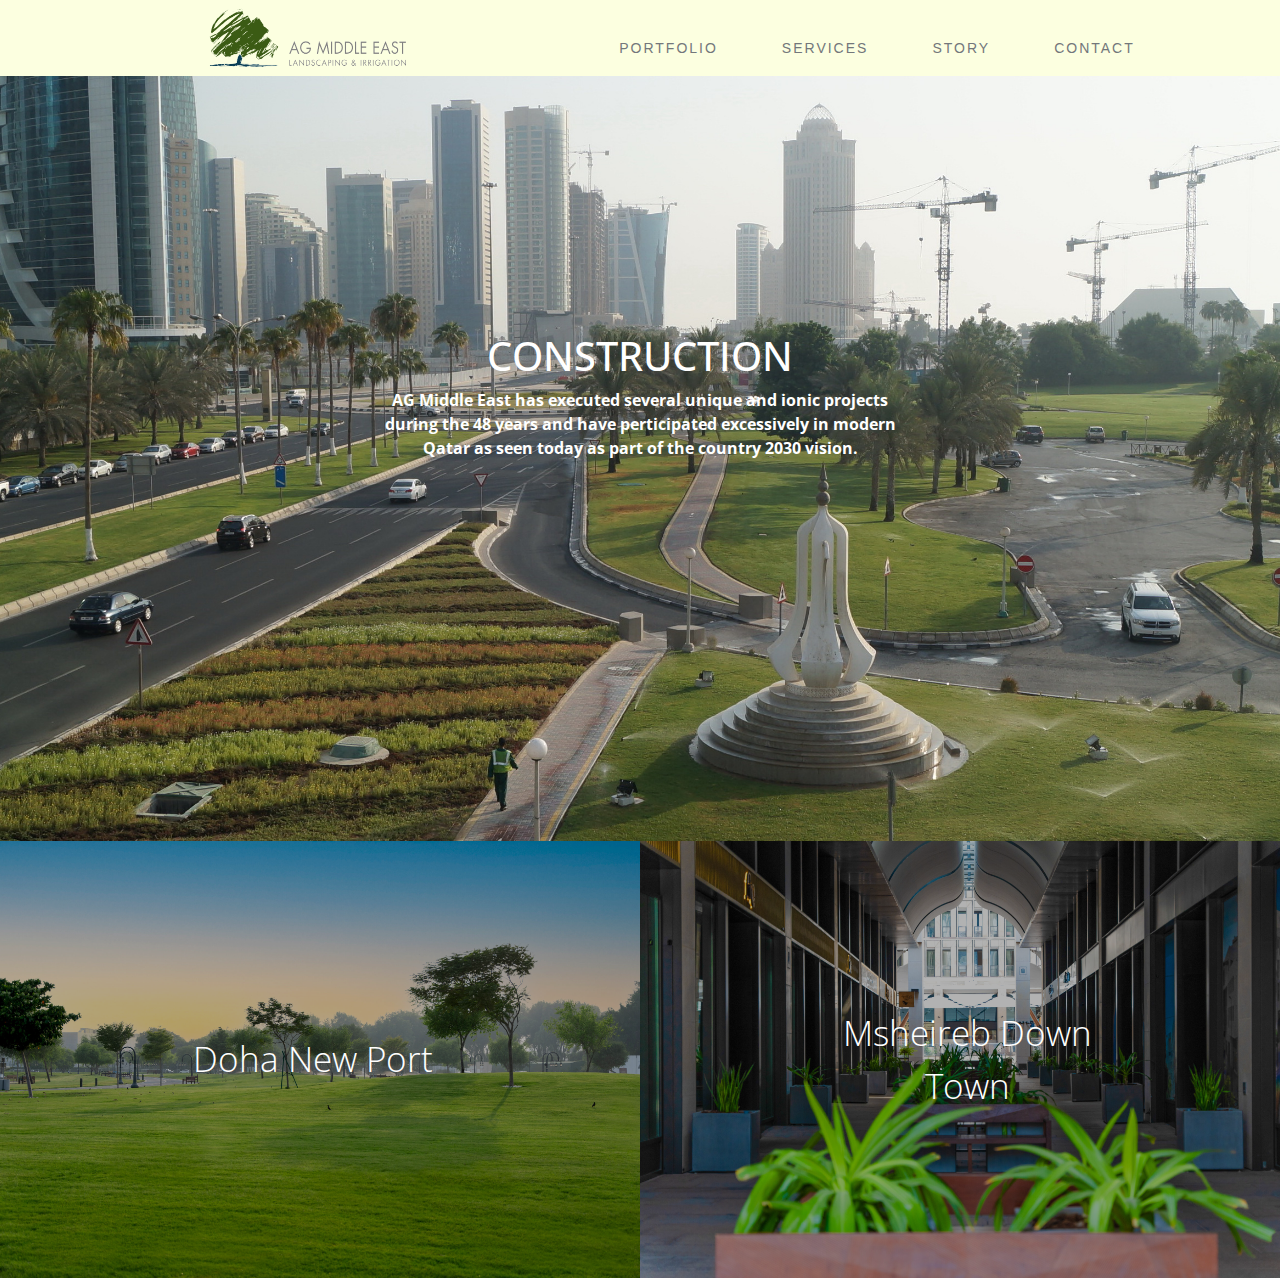
<file: construction.html>
<!DOCTYPE html>
<html lang="en">
<head>
    <meta charset="UTF-8">
    <meta name="viewport" content="width=device-width, initial-scale=1.0">
    <title>AG Middle East</title>
    <link rel="stylesheet" href="styles.css">
    <link rel="icon" type="image/x-icon" href="images/logo-mobile.png">
    <link rel="preconnect" href="https://fonts.googleapis.com">
    <link rel="preconnect" href="https://fonts.gstatic.com" crossorigin>
    <link href="https://fonts.googleapis.com/css2?family=Black+Ops+One&display=swap" rel="stylesheet">
    <link rel="stylesheet" href="https://maxcdn.bootstrapcdn.com/bootstrap/4.0.0/css/bootstrap.min.css" integrity="sha384-Gn5384xqQ1aoWXA+058RXPxPg6fy4IWvTNh0E263XmFcJlSAwiGgFAW/dAiS6JXm" crossorigin="anonymous">
    <link rel="stylesheet" href="https://cdnjs.cloudflare.com/ajax/libs/font-awesome/5.15.3/css/all.min.css" />
    <link rel="stylesheet" href="https://cdnjs.cloudflare.com/ajax/libs/font-awesome/4.7.0/css/font-awesome.min.css">
    <link rel="preconnect" href="https://fonts.googleapis.com">
    <link rel="preconnect" href="https://fonts.gstatic.com" crossorigin>
    <link href="https://fonts.googleapis.com/css2?family=Open+Sans:ital,wght@0,300..800;1,300..800&display=swap" rel="stylesheet">


    <!-- Bootstrap Scripts -->
  <script src="https://code.jquery.com/jquery-3.2.1.slim.min.js" integrity="sha384-KJ3o2DKtIkvYIK3UENzmM7KCkRr/rE9/Qpg6aAZGJwFDMVNA/GpGFF93hXpG5KkN" crossorigin="anonymous"></script>
  <script src="https://cdnjs.cloudflare.com/ajax/libs/popper.js/1.12.9/umd/popper.min.js" integrity="sha384-ApNbgh9B+Y1QKtv3Rn7W3mgPxhU9K/ScQsAP7hUibX39j7fakFPskvXusvfa0b4Q" crossorigin="anonymous"></script>
  <script src="https://maxcdn.bootstrapcdn.com/bootstrap/4.0.0/js/bootstrap.min.js" integrity="sha384-JZR6Spejh4U02d8jOt6vLEHfe/JQGiRRSQQxSfFWpi1MquVdAyjUar5+76PVCmYl" crossorigin="anonymous"></script>
  <script src="https://cdn.jsdelivr.net/npm/bootstrap@5.3.2/dist/js/bootstrap.bundle.min.js" integrity="sha384-C6RzsynM9kWDrMNeT87bh95OGNyZPhcTNXj1NW7RuBCsyN/o0jlpcV8Qyq46cDfL" crossorigin="anonymous"></script>
</head>
<body style="background-color: #FCFFE0;">

    <section class="nav-logo">
        <div>
          <!-- Nav Bar -->
          <nav class="navbar  navbar-expand-lg ">
            <a href="index.html">
              <img src="images/logo-w-new.png" alt="" width="200" height="60">
            </a>
            <button class="navbar-toggler navbar-light border" type="button" data-toggle="collapse" data-target="#navbarSupportedContent" aria-controls="navbarSupportedContent" aria-expanded="true" aria-label="Toggle navigation">
              <span class="navbar-toggler-icon"></span>
            </button>
            <div class="collapse navbar-collapse" id="navbarSupportedContent">
              <ul class="navbar-nav">
                <li class="nav-item ml-3 px-3">
                  <a class="nav-link" href="portfolio.html">PORTFOLIO</a>
                </li>
                
                <li class="nav-item ml-3 px-3">
                  <a class="nav-link" href="services.html">SERVICES</a>
                </li>
                <li class="nav-item ml-3 px-3">
                  <a class="nav-link" href="story.html">STORY</a>
                </li>
                
                <li class="nav-item ml-3 px-3">
                  <a class="nav-link" href="contact.html">CONTACT</a>
                </li>
              </ul>
            </div>
          </nav>
          </div>
          </section>

          <section class="construction">

            <h1>CONSTRUCTION</h1>
            <p>AG Middle East has executed several unique and ionic projects during the 48 years and have perticipated excessively in modern Qatar as seen today as part of the country 2030 vision.</p>
    
    
    
    
        </section>

          

          


          <section>

            <div class="row">
                <div class="col-lg-6 geeks" style="padding-left: 0px; padding-right: 0px;">
                    <a href=""><img src="images/Doha-new-port/KZY06542-scaled.jpg" alt=""  ></a>
                    <div class="text"><a href="">Doha New Port</a></div>
                    
                </div>
 
                <div class="col-lg-6 geeks" style="padding-left: 0px; padding-right: 0px;">
                    <a href=""> <img src="images/Msheireb-Down-Town/KZY07463-scaled.jpg" alt="" ></a>
                    <div class="text"><a href="">Msheireb Down Town</a></div>
                </div>
                
                

            </div>


          </section>

          <script>
            function hover(description) {
                console.log(description);
                document.getElementsByClassName('text').innerHTML = description;
            }
        </script>

          
    
</body>
</html>
</file>
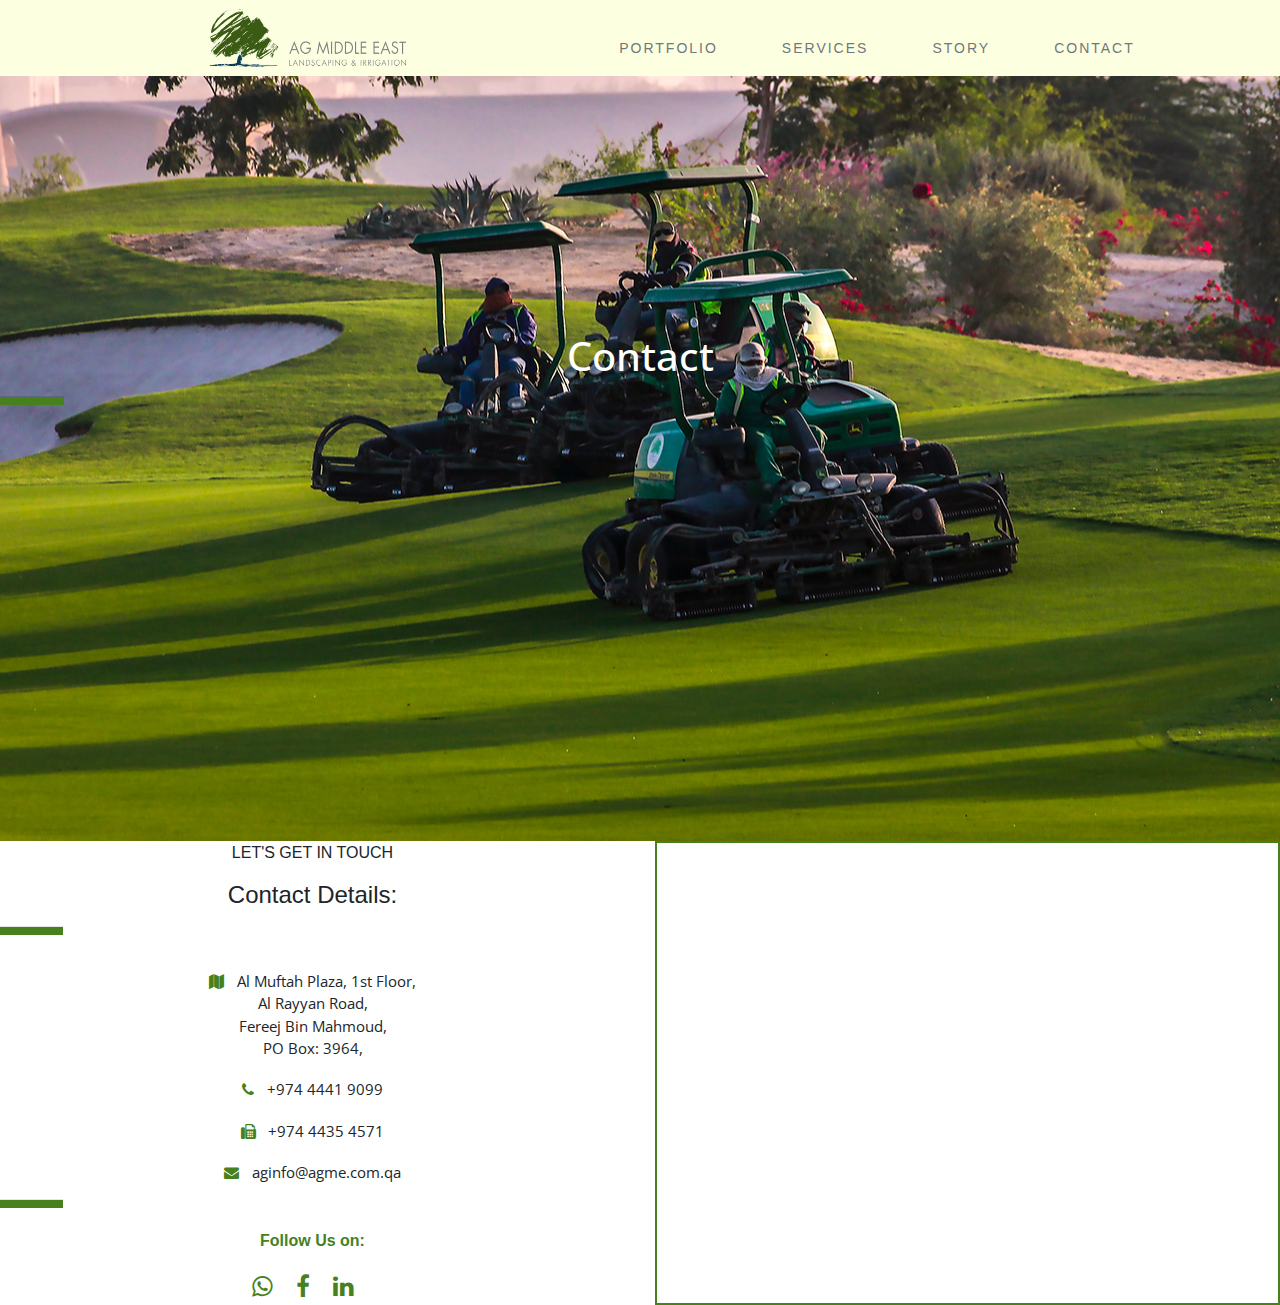
<file: contact.html>
<!DOCTYPE html>
<html lang="en">
<head>
    <meta charset="UTF-8">
    <meta name="viewport" content="width=device-width, initial-scale=1.0">
    <title>AG Middle East</title>
    <link rel="stylesheet" href="styles.css">
    <link rel="icon" type="image/x-icon" href="images/logo-mobile.png">
    <link rel="preconnect" href="https://fonts.googleapis.com">
    <link rel="preconnect" href="https://fonts.gstatic.com" crossorigin>
    <link href="https://fonts.googleapis.com/css2?family=Black+Ops+One&display=swap" rel="stylesheet">
    <link rel="stylesheet" href="https://maxcdn.bootstrapcdn.com/bootstrap/4.0.0/css/bootstrap.min.css" integrity="sha384-Gn5384xqQ1aoWXA+058RXPxPg6fy4IWvTNh0E263XmFcJlSAwiGgFAW/dAiS6JXm" crossorigin="anonymous">
    <link rel="stylesheet" href="https://cdnjs.cloudflare.com/ajax/libs/font-awesome/5.15.3/css/all.min.css" />
    <link rel="stylesheet" href="https://cdnjs.cloudflare.com/ajax/libs/font-awesome/4.7.0/css/font-awesome.min.css">
    <link rel="preconnect" href="https://fonts.googleapis.com">
    <link rel="preconnect" href="https://fonts.gstatic.com" crossorigin>
    <link href="https://fonts.googleapis.com/css2?family=Open+Sans:ital,wght@0,300..800;1,300..800&display=swap" rel="stylesheet">


    <!-- Bootstrap Scripts -->
  <script src="https://code.jquery.com/jquery-3.2.1.slim.min.js" integrity="sha384-KJ3o2DKtIkvYIK3UENzmM7KCkRr/rE9/Qpg6aAZGJwFDMVNA/GpGFF93hXpG5KkN" crossorigin="anonymous"></script>
  <script src="https://cdnjs.cloudflare.com/ajax/libs/popper.js/1.12.9/umd/popper.min.js" integrity="sha384-ApNbgh9B+Y1QKtv3Rn7W3mgPxhU9K/ScQsAP7hUibX39j7fakFPskvXusvfa0b4Q" crossorigin="anonymous"></script>
  <script src="https://maxcdn.bootstrapcdn.com/bootstrap/4.0.0/js/bootstrap.min.js" integrity="sha384-JZR6Spejh4U02d8jOt6vLEHfe/JQGiRRSQQxSfFWpi1MquVdAyjUar5+76PVCmYl" crossorigin="anonymous"></script>
  <script src="https://cdn.jsdelivr.net/npm/bootstrap@5.3.2/dist/js/bootstrap.bundle.min.js" integrity="sha384-C6RzsynM9kWDrMNeT87bh95OGNyZPhcTNXj1NW7RuBCsyN/o0jlpcV8Qyq46cDfL" crossorigin="anonymous"></script>
  <script src="script.js"></script>
</head>
<body>

    <section class="nav-logo ">
        <div>
          <!-- Nav Bar -->
          <nav class="navbar  navbar-expand-lg ">
            <a href="index.html">
              <img src="images/logo-w-new.png" alt="" width="200" height="60">
            </a>
            <button class="navbar-toggler navbar-light border" type="button" data-toggle="collapse" data-target="#navbarSupportedContent" aria-controls="navbarSupportedContent" aria-expanded="true" aria-label="Toggle navigation">
              <span class="navbar-toggler-icon"></span>
            </button>
            <div class="collapse navbar-collapse" id="navbarSupportedContent">
              <ul class="navbar-nav">
                <li class="nav-item ml-3 px-3">
                  <a class="nav-link" href="portfolio.html">PORTFOLIO</a>
                </li>
                
                <li class="nav-item ml-3 px-3">
                  <a class="nav-link" href="services.html">SERVICES</a>
                </li>
                <li class="nav-item ml-3 px-3">
                  <a class="nav-link" href="story.html">STORY</a>
                </li>
                
                <li class="nav-item ml-3 px-3">
                  <a class="nav-link" href="contact.html">CONTACT</a>
                </li>
              </ul>
            </div>
          </nav>
          </div>
          </section>

          <section class="services">

            <h1 class="text-center">Contact</h1>
            <hr class="hr-line"  width="5%" style="border-bottom: 8px solid #47811d;">

            
            


          </section>

          <section class="contact">

            <div class="row">

                <div class="col-lg-6 contact-details">
                    <p>LET'S GET IN TOUCH</p>
                    <h4>Contact Details:</h4>
                    <hr width="10%" style="border-bottom: 8px solid #47811d;">
                    <div class="contact-icon"><i class="fa fa-map "></i>Al Muftah Plaza,  1st Floor, <br> Al Rayyan Road, <br> Fereej Bin Mahmoud, <br> PO Box: 3964,</div>
                    <div class="contact-icon"><i class="fa fa-phone"></i>+974 4441 9099</div>
                    <div class="contact-icon"><i class="fa fa-fax"></i>+974 4435 4571</div>
                    <div class="contact-icon"><i class="fa fa-envelope"></i>aginfo@agme.com.qa</div>
                    <hr width="10%" style="border-bottom: 8px solid #47811d;">
                    <p class="follow">Follow Us on:</p>
                    <a href=""><i class="fa fa-whatsapp social"></i></a>
                    <a href="https://www.facebook.com/agmeqatar"> <i class="fa fa-facebook social"></i></a>
                    <a href="https://www.linkedin.com/company/agme/"><i class="fa fa-linkedin social"></i> </a>

                </div>

                <div class="col-lg-6 contact-location">

                    <iframe  src="https://www.google.com/maps/embed?pb=!1m18!1m12!1m3!1d3607.4330134116685!2d51.50783187523827!3d25.289651877651547!2m3!1f0!2f0!3f0!3m2!1i1024!2i768!4f13.1!3m3!1m2!1s0x3e45dad233b314fd%3A0xd80af45568318da3!2sAG%20Middle%20East%20W%20L%20L!5e0!3m2!1sen!2sqa!4v1717176083925!5m2!1sen!2sqa" allowfullscreen="" loading="lazy" referrerpolicy="no-referrer-when-downgrade"></iframe>

                </div>



            </div>


          </section>


    
</body>
</html>
</file>
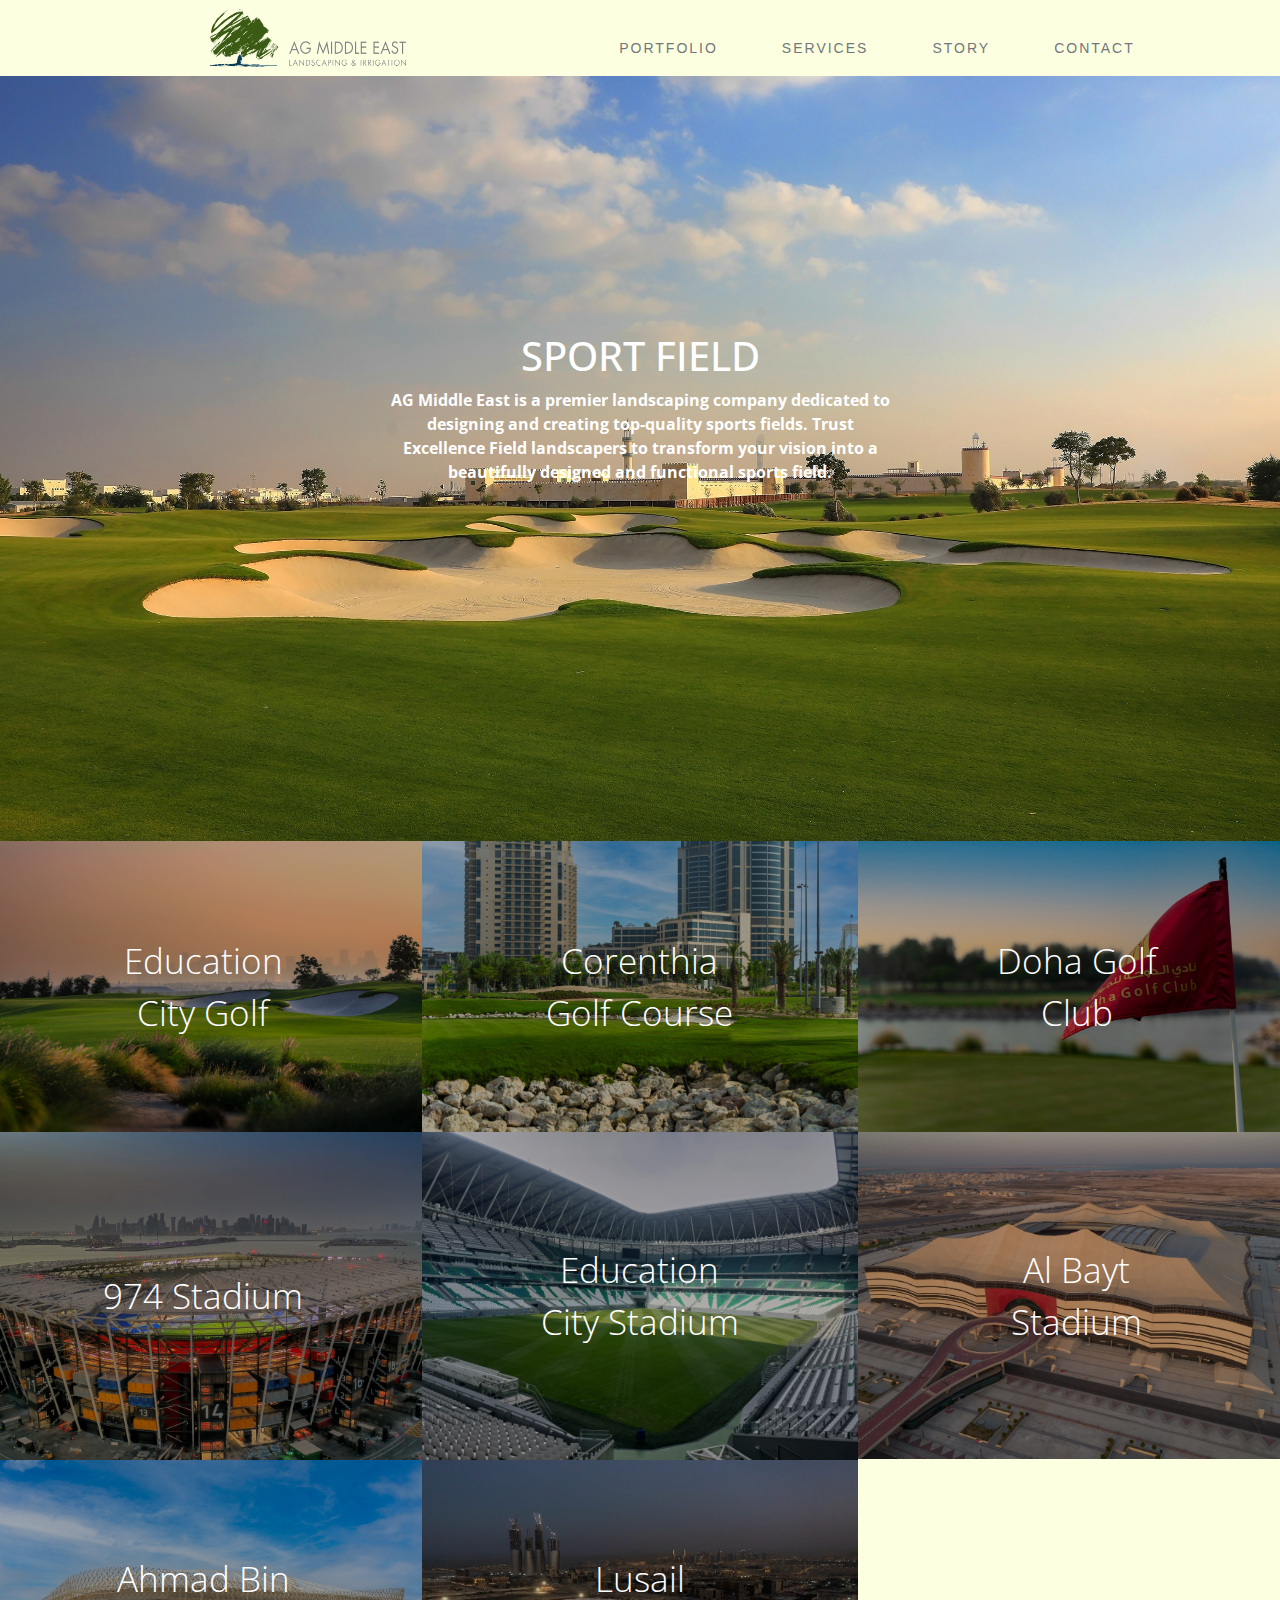
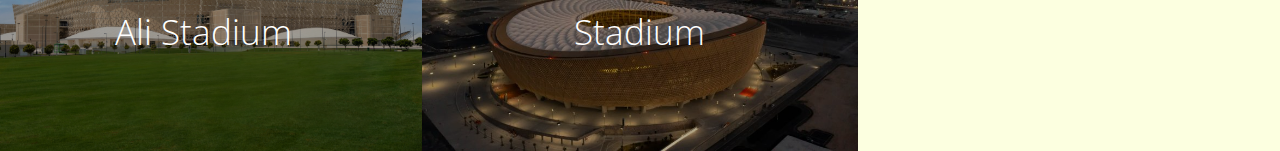
<file: sports.html>
<!DOCTYPE html>
<html lang="en">
<head>
    <meta charset="UTF-8">
    <meta name="viewport" content="width=device-width, initial-scale=1.0">
    <title>AG Middle East</title>
    <link rel="stylesheet" href="styles.css">
    <link rel="icon" type="image/x-icon" href="images/logo-mobile.png">
    <link rel="preconnect" href="https://fonts.googleapis.com">
    <link rel="preconnect" href="https://fonts.gstatic.com" crossorigin>
    <link href="https://fonts.googleapis.com/css2?family=Black+Ops+One&display=swap" rel="stylesheet">
    <link rel="stylesheet" href="https://maxcdn.bootstrapcdn.com/bootstrap/4.0.0/css/bootstrap.min.css" integrity="sha384-Gn5384xqQ1aoWXA+058RXPxPg6fy4IWvTNh0E263XmFcJlSAwiGgFAW/dAiS6JXm" crossorigin="anonymous">
    <link rel="stylesheet" href="https://cdnjs.cloudflare.com/ajax/libs/font-awesome/5.15.3/css/all.min.css" />
    <link rel="stylesheet" href="https://cdnjs.cloudflare.com/ajax/libs/font-awesome/4.7.0/css/font-awesome.min.css">
    <link rel="preconnect" href="https://fonts.googleapis.com">
    <link rel="preconnect" href="https://fonts.gstatic.com" crossorigin>
    <link href="https://fonts.googleapis.com/css2?family=Open+Sans:ital,wght@0,300..800;1,300..800&display=swap" rel="stylesheet">


    <!-- Bootstrap Scripts -->
  <script src="https://code.jquery.com/jquery-3.2.1.slim.min.js" integrity="sha384-KJ3o2DKtIkvYIK3UENzmM7KCkRr/rE9/Qpg6aAZGJwFDMVNA/GpGFF93hXpG5KkN" crossorigin="anonymous"></script>
  <script src="https://cdnjs.cloudflare.com/ajax/libs/popper.js/1.12.9/umd/popper.min.js" integrity="sha384-ApNbgh9B+Y1QKtv3Rn7W3mgPxhU9K/ScQsAP7hUibX39j7fakFPskvXusvfa0b4Q" crossorigin="anonymous"></script>
  <script src="https://maxcdn.bootstrapcdn.com/bootstrap/4.0.0/js/bootstrap.min.js" integrity="sha384-JZR6Spejh4U02d8jOt6vLEHfe/JQGiRRSQQxSfFWpi1MquVdAyjUar5+76PVCmYl" crossorigin="anonymous"></script>
  <script src="https://cdn.jsdelivr.net/npm/bootstrap@5.3.2/dist/js/bootstrap.bundle.min.js" integrity="sha384-C6RzsynM9kWDrMNeT87bh95OGNyZPhcTNXj1NW7RuBCsyN/o0jlpcV8Qyq46cDfL" crossorigin="anonymous"></script>
</head>
<body style="background-color: #FCFFE0;">

    <section class="nav-logo">
        <div>
          <!-- Nav Bar -->
          <nav class="navbar  navbar-expand-lg ">
            <a href="index.html">
              <img src="images/logo-w-new.png" alt="" width="200" height="60">
            </a>
            <button class="navbar-toggler navbar-light border" type="button" data-toggle="collapse" data-target="#navbarSupportedContent" aria-controls="navbarSupportedContent" aria-expanded="true" aria-label="Toggle navigation">
              <span class="navbar-toggler-icon"></span>
            </button>
            <div class="collapse navbar-collapse" id="navbarSupportedContent">
              <ul class="navbar-nav">
                <li class="nav-item ml-3 px-3">
                  <a class="nav-link" href="portfolio.html">PORTFOLIO</a>
                </li>
                
                <li class="nav-item ml-3 px-3">
                  <a class="nav-link" href="services.html">SERVICES</a>
                </li>
                <li class="nav-item ml-3 px-3">
                  <a class="nav-link" href="story.html">STORY</a>
                </li>
                
                <li class="nav-item ml-3 px-3">
                  <a class="nav-link" href="contact.html">CONTACT</a>
                </li>
              </ul>
            </div>
          </nav>
          </div>
          </section>

          <section class="sport">

            <h1>SPORT FIELD</h1>
            <p>AG Middle East is a premier landscaping company dedicated to designing and creating top-quality sports fields. Trust Excellence Field landscapers to transform your vision into a beautifully designed and functional sports field.</p>

    
        </section>

          

          


          <section>

            <div class="row">
                <div class="col-lg-4 geeks" style="padding-left: 0px; padding-right: 0px;">
                    <a href=""><img src="images/Education-City-Gulf/Education-City-3rd-7387-web.jpg" alt=""  ></a>
                    <div class="text"><a href="">Education City Golf</a></div>
                    
                </div>

                
 
                <div class="col-lg-4 geeks" style="padding-left: 0px; padding-right: 0px;">
                    <a href=""> <img src="images/Cornthia/KZY06048-1-scaled.jpg" alt="" ></a>
                    <div class="text"><a href="">Corenthia Golf Course</a></div>
                </div>

                <div class="col-lg-4 geeks" style="padding-left: 0px; padding-right: 0px;">
                    <a href=""> <img src="images/Doha-Golf/KZY06236-scaled.jpg" alt="" ></a>
                    <div class="text"><a href="">Doha Golf Club</a></div>
                </div>
                
                

            </div>
            <div class="row">
                <div class="col-lg-4 geeks" style="padding-left: 0px; padding-right: 0px;">
                    <a href=""><img src="images/974 Stadium/Stadium-974.jpg" alt=""  ></a>
                    <div class="text"><a href="">974 Stadium</a></div>
                    
                </div>

                
 
                <div class="col-lg-4 geeks" style="padding-left: 0px; padding-right: 0px;">
                    <a href=""> <img src="images/Education-City/WhatsApp-Image-2023-12-21-at-7.34.39-AM.jpeg" alt="" ></a>
                    <div class="text"><a href="">Education City Stadium</a></div>
                </div>

                <div class="col-lg-4 geeks" style="padding-left: 0px; padding-right: 0px;">
                    <a href=""> <img src="images/Al-bayt/al-bayt-stadium.webp" alt="" ></a>
                    <div class="text"><a href="">Al Bayt Stadium</a></div>
                </div>
                
                

            </div>

            <div class="row">
                <div class="col-lg-4 geeks" style="padding-left: 0px; padding-right: 0px;">
                    <a href=""><img src="images/Ahmad Bin Ali/KZY05547-scaled.jpg" alt=""  ></a>
                    <div class="text"><a href="">Ahmad Bin Ali Stadium</a></div>
                    
                </div>

                
 
                <div class="col-lg-4 geeks" style="padding-left: 0px; padding-right: 0px;">
                    <a href=""> <img src="images/Lusail/Lusail-Stadium-3-800x533-1.jpg" alt="" ></a>
                    <div class="text"><a href="">Lusail Stadium</a></div>
                </div>

                
                
                

            </div>


          </section>

          <script>
            function hover(description) {
                console.log(description);
                document.getElementsByClassName('text').innerHTML = description;
            }
        </script>

          
    
</body>
</html>
</file>
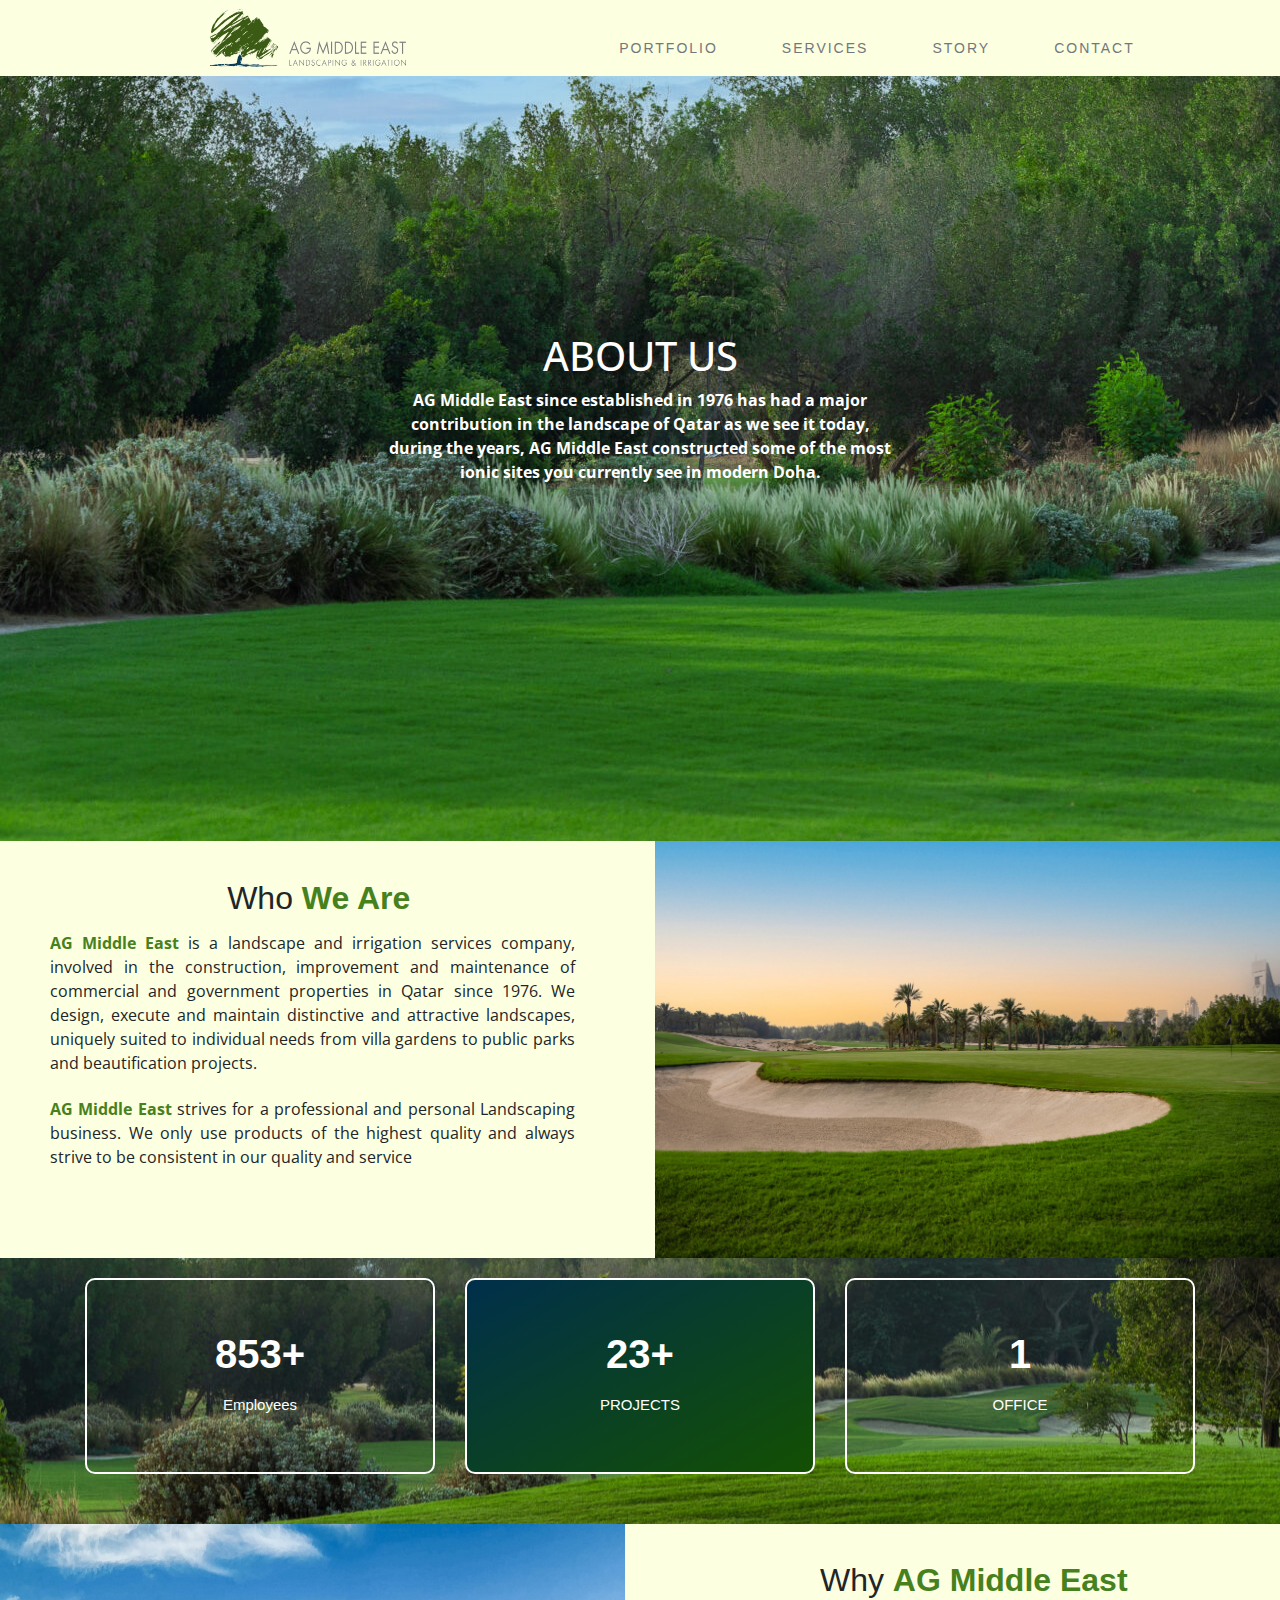
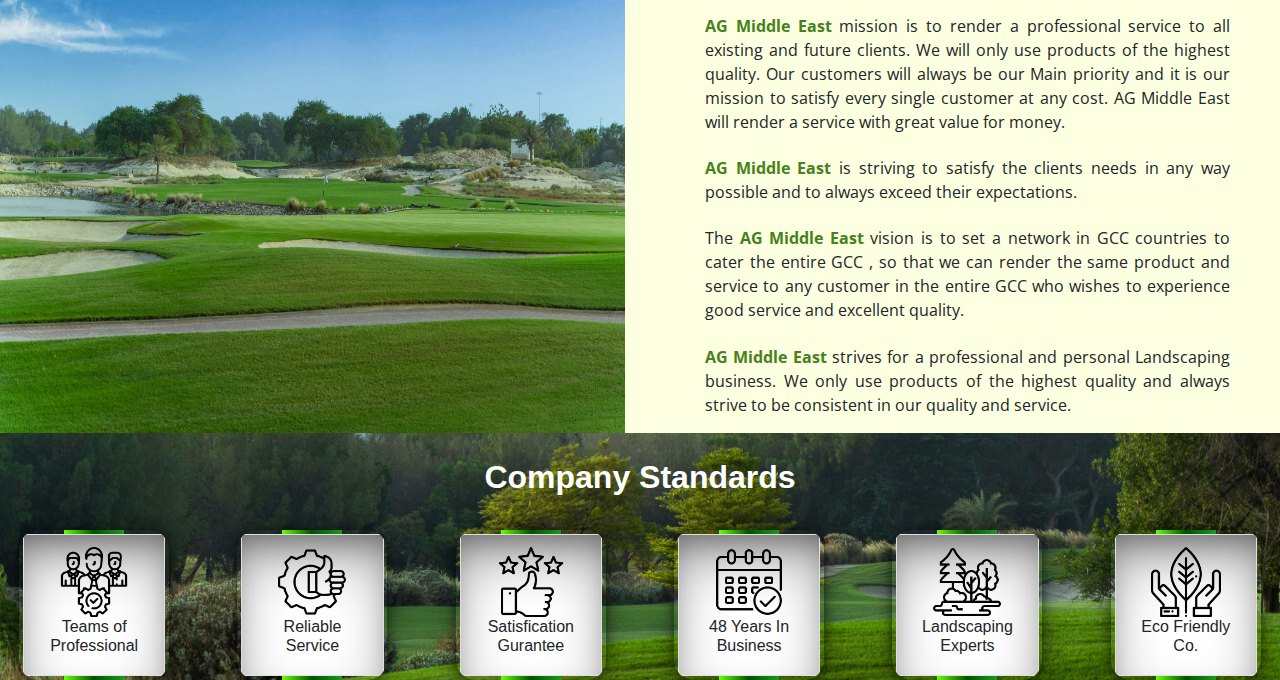
<file: story.html>
<!DOCTYPE html>
<html lang="en">

<head>
    <meta charset="UTF-8">
    <meta name="viewport" content="width=device-width, initial-scale=1.0">
    <title>AG Middle East</title>

    <script type="text/javascript" src="script.js"></script>

    <link rel="stylesheet" href="styles.css">
    <link rel="icon" type="image/x-icon" href="images/logo-mobile.png">
    <link rel="preconnect" href="https://fonts.googleapis.com">
    <link rel="preconnect" href="https://fonts.gstatic.com" crossorigin>
    <link href="https://fonts.googleapis.com/css2?family=Black+Ops+One&display=swap" rel="stylesheet">
    <link rel="stylesheet" href="https://maxcdn.bootstrapcdn.com/bootstrap/4.0.0/css/bootstrap.min.css"
        integrity="sha384-Gn5384xqQ1aoWXA+058RXPxPg6fy4IWvTNh0E263XmFcJlSAwiGgFAW/dAiS6JXm" crossorigin="anonymous">
    <link rel="stylesheet" href="https://cdnjs.cloudflare.com/ajax/libs/font-awesome/5.15.3/css/all.min.css" />
    <link rel="stylesheet" href="https://cdnjs.cloudflare.com/ajax/libs/font-awesome/4.7.0/css/font-awesome.min.css">
    <link rel="preconnect" href="https://fonts.googleapis.com">
    <link rel="preconnect" href="https://fonts.gstatic.com" crossorigin>
    <link href="https://fonts.googleapis.com/css2?family=Open+Sans:ital,wght@0,300..800;1,300..800&display=swap"
        rel="stylesheet">
    <link rel="stylesheet" href="https://netdna.bootstrapcdn.com/font-awesome/4.0.3/css/font-awesome.min.css">


    <!-- Bootstrap Scripts -->

    <script src="https://code.jquery.com/jquery-3.2.1.slim.min.js"
        integrity="sha384-KJ3o2DKtIkvYIK3UENzmM7KCkRr/rE9/Qpg6aAZGJwFDMVNA/GpGFF93hXpG5KkN"
        crossorigin="anonymous"></script>
    <script src="https://cdnjs.cloudflare.com/ajax/libs/popper.js/1.12.9/umd/popper.min.js"
        integrity="sha384-ApNbgh9B+Y1QKtv3Rn7W3mgPxhU9K/ScQsAP7hUibX39j7fakFPskvXusvfa0b4Q"
        crossorigin="anonymous"></script>
    <script src="https://maxcdn.bootstrapcdn.com/bootstrap/4.0.0/js/bootstrap.min.js"
        integrity="sha384-JZR6Spejh4U02d8jOt6vLEHfe/JQGiRRSQQxSfFWpi1MquVdAyjUar5+76PVCmYl"
        crossorigin="anonymous"></script>
    <script src="https://cdn.jsdelivr.net/npm/bootstrap@5.3.2/dist/js/bootstrap.bundle.min.js"
        integrity="sha384-C6RzsynM9kWDrMNeT87bh95OGNyZPhcTNXj1NW7RuBCsyN/o0jlpcV8Qyq46cDfL"
        crossorigin="anonymous"></script>
    <script src="https://ajax.googleapis.com/ajax/libs/jquery/1.11.1/jquery.min.js"></script>

</head>

<body>

    <section class="nav-logo ">
        <div>
            <!-- Nav Bar -->
            <nav class="navbar  navbar-expand-lg ">
                <a href="index.html">
                    <img src="images/logo-w-new.png" alt="" width="200" height="60">
                </a>
                <button class="navbar-toggler navbar-light border" type="button" data-toggle="collapse"
                    data-target="#navbarSupportedContent" aria-controls="navbarSupportedContent" aria-expanded="true"
                    aria-label="Toggle navigation">
                    <span class="navbar-toggler-icon"></span>
                </button>
                <div class="collapse navbar-collapse" id="navbarSupportedContent">
                    <ul class="navbar-nav">
                        <li class="nav-item ml-3 px-3">
                            <a class="nav-link" href="portfolio.html">PORTFOLIO</a>
                        </li>

                        <li class="nav-item ml-3 px-3">
                            <a class="nav-link" href="services.html">SERVICES</a>
                        </li>
                        <li class="nav-item ml-3 px-3">
                            <a class="nav-link" href="story.html">STORY</a>
                        </li>

                        <li class="nav-item ml-3 px-3">
                            <a class="nav-link" href="contact.html">CONTACT</a>
                        </li>
                    </ul>
                </div>
            </nav>
        </div>
    </section>



    <section class="about-us">

        <h1>ABOUT US</h1>
        <p>AG Middle East since established in 1976 has had a major contribution in the landscape of Qatar as we see it
            today, during the years, AG Middle East constructed some of the most ionic sites you currently see in modern
            Doha.</p>




    </section>







    <section style="background-color: #FCFFE0;">

        <div class="row">

            <div class="col-lg-6 about-txt">

                <h2>Who <span class="colored">We Are</span></h2>
                <p class="why"><span class="colored">AG Middle East</span> is a landscape and irrigation services company, involved in the construction, improvement and maintenance of commercial and government properties in Qatar since 1976. We design, execute and maintain distinctive and attractive landscapes, uniquely suited to individual needs from villa gardens to public parks and beautification projects.</p>
                <p class="why">
                    <span class="colored">AG Middle East</span> strives for a professional and personal Landscaping business. We only use products of the highest quality and always strive to be consistent in our quality and service
                </p>
                
            </div>

            <div class="col-lg-6 about-img">

                <img src="images/Doha-Golf/KZY06090-scaled.jpg" alt="">
            </div>
        </div>



    </section>



    <section class="about-us1">

        <div class="counter_wrapper">
            <div class="container">
          
                    <div class="row">
                        <div class="col-lg-4">
                            <div class="count_box box_hover">
                                <h3><span class="timer">1845</span>+</h3>
                                <h4>Employees</h4>
                            </div>
                        </div>
                        <div class="col-lg-4">
                            <div class="count_box box_center">
                                <h3><span class="timer">50</span>+</h3>
                                <h4>PROJECTS</h4>
                            </div>
                        </div>
                        <div class="col-lg-4">
                            <div class="count_box box_hover">
                                <h3><span class="timer">2</span></h3>
                                <h4>OFFICE</h4>
                            </div>
                        </div>
                    </div>
              
            </div>
          </div>
        </section>
    
          <script>
            // Just added bootstrap v4.5 css
    // You don't need any other library to run this counter
    const animationDuration = 3000;
    
    const frameDuration = 1000 / 60;
    
    const totalFrames = Math.round( animationDuration / frameDuration );
    
    const easeOutQuad = t => t * ( 2 - t );
    
    const animateCountUp = el => {
        let frame = 0;
        const countTo = parseInt( el.innerHTML, 10 );
        
        const counter = setInterval( () => {
            frame++;
    
            const progress = easeOutQuad( frame / totalFrames );
    
            const currentCount = Math.round( countTo * progress );
    
    
            if ( parseInt( el.innerHTML, 10 ) !== currentCount ) {
                el.innerHTML = currentCount;
            }
    
            if ( frame === totalFrames ) {
                clearInterval( counter );
            }
        }, frameDuration );
    };
    
        const countupEls = document.querySelectorAll( '.timer' );
        countupEls.forEach( animateCountUp );
    
          </script>



    


    









    <section style="background-color: #FCFFE0;">

        <div class="row">

            <div class="col-lg-6 about-img">

                <img src="images/Doha-Golf/KZY06210-scaled.jpg" alt="">
            </div>

            <div class="col-lg-6 about-txt">

                <h2>Why <span class="colored">AG Middle East</span></h2>
                <p class="why"><span class="colored">AG Middle East</span> mission is to render a professional service
                    to all existing and future clients. We will only use products of the highest quality. Our customers
                    will always be our Main priority and it is our mission to satisfy every single customer at any cost.
                    AG Middle East will render a service with great value for money.</p>
                <p class="why"><span class="colored">AG Middle East</span> is striving to satisfy the clients needs in
                    any way possible and to always exceed their expectations.</p>
                <p class="why">The <span class="colored">AG Middle East</span> vision is to set a network in GCC
                    countries to cater the entire GCC , so that we can render the same product and service to any
                    customer in the entire GCC who wishes to experience good service and excellent quality.</p>
                <p class="why"><span class="colored">AG Middle East</span> strives for a professional and personal
                    Landscaping business. We only use products of the highest quality and always strive to be consistent
                    in our quality and service.</p>
            </div>


        </div>



    </section>
    

    <section class="card-txt">

        <h2>Company Standards</h2>
        
        <div class="row">
            <div class="col-lg-2">

                <div class="cardBox">
                    <div class="card">
                        <img src="images/professional-services.png" alt="" width="70" height="70">
                        <h6>Teams of Professional</h6>
        
                    </div>
                  </div>

            </div>
            <div class="col-lg-2">

                <div class="cardBox">
                    <div class="card">
                        <img src="images/reliability.png" alt="" width="70" height="70">
                        <h6>Reliable Service</h6>
        
                    </div>
                  </div>

            </div>

            <div class="col-lg-2">

                <div class="cardBox">
                    <div class="card">
                        <img src="images/satisfaction.png" alt="" width="70" height="70">
                        <h6>Satisfication Gurantee</h6>
        
                    </div>
                  </div>

            </div>
        

        
            <div class="col-lg-2">

                <div class="cardBox">
                    <div class="card">
                        <img src="images/calendar.png" alt="" width="70" height="70">
                        <h6>48 Years In Business</h6>
        
                    </div>
                  </div>

            </div>
            <div class="col-lg-2">

                <div class="cardBox">
                    <div class="card">
                        <img src="images/landscape.png" alt="" width="70" height="70">
                        <h6>Landscaping Experts</h6>
        
                    </div>
                  </div>

            </div>
            <div class="col-lg-2">

                <div class="cardBox">
                    <div class="card">
                        <img src="images/eco.png" alt="" width="70" height="70">
                        <h6>Eco Friendly Co.</h6>
        
                    </div>
                  </div>

            </div>
        </div>
        
        
    </section>



    


</body>



</html>
</file>
<file: styles.css>
.home{

    margin: 0;
    height: 100%;
    overflow: hidden;
    font-family: "Open Sans", sans-serif;
   
    
}

.portfolio{

max-width: 100%;
overflow-y: hidden; 
overflow-x: hidden;
}

body{
    max-width: 100%;
    overflow-x: hidden;
    font-family: "Open Sans", sans-serif;
}

.navbar {

    margin-left: 15%;
}

.navbar-nav {

    margin-left: 20%;
}


.nav-logo {


    top: 0;
    left: 0;
    width: 100%;
    justify-content: space-between;
    align-items: center;
    transition: 0.6s;
    z-index: 10000;
    background-color: #FCFFE0;



}

.navbar-collapse{

    padding-top: 2%;
}







.nav-item a {


    text-decoration: none;
    letter-spacing: 2px;
    color: #73777B;
    transition: 0.6s;
    font-size: 14px;
}

.nav-item a:hover {

    color: #000000;

}

@media (max-width: 1028px) {

    .navbar {

        margin-left: 1%;
    }



    .navbar-nav {

        padding-top: 8%;
        margin-left: 0%;

    }

    .navbar-nav li {

        padding-top: 5%;
        text-align: center;

    }



}

*,
*:before,
*:after {
  margin: 0;
  padding: 0;
  box-sizing: inherit;
}



#section {
  position: relative;
  width: 100%;
  /* 16:9 aspect ratio image bg */
  height: calc(1200px * 0.5625);
}

.bg {
  height: 100%;
  width: 100%;
  position: absolute;
  opacity: 0;
  background-position: center;
  background-size: cover;
  transition: all 2s linear;
}

.content-wrapper {
  position: relative;
  width: 100%;
  height: 100%;
  display: flex;
  flex-direction: column;
  justify-content: center;
  align-items: center;
  text-align: center;
}

.content {
  border: 1px solid rgb(242, 227, 12);
  width: 60%;
  background-color: rgba(0, 0, 0, 0.5);
  padding: 20px 40px;
  border-radius: 3px;
  color: white;
  font-family: monospace;
  font-size: 14px;
  letter-spacing: 1.4px;
  line-height: 1.4;
}

.content h1 {
  font-size: 30px;
  margin-bottom: 15px;
}

#one {
  background-image: url('images/Doha-new-port/KZY06540-scaled.jpg');
}

#two {
  background-image: url('images/Msheireb Down Town/KZY07474-scaled.jpg');
}

#three {
  background-image: url('images/Museum/KZY05812-2-scaled.jpg');
}

#four {
  background-image: url('images/The Pearl/KZY05387.png');
}

#five {
  background-image: url('images/Doha Golf/KZY06090-scaled.jpg');
}

.visible { 
  opacity: 1;
}





.about-us{

  background-image: url(images/Doha-Golf/KZY06176-scaled.jpg);
  width: 100%;
  height: 85vh;
  background-position: center;
  background-repeat: no-repeat;
}

.about-us h1{

  text-align: center;
  padding-top: 20%;
  color: #fff;
  font-family: "Open Sans", sans-serif;
}

.about-us p{

  text-align: center;
  color: #fff;
  font-family: "Open Sans", sans-serif;
  padding-left: 30%;
  padding-right: 30%;
  font-weight: bold;

}






.card1 img {

    -webkit-filter: brightness(50%);
    -webkit-transition: all 1s ease;
    -moz-transition: all 1s ease;
    -o-transition: all 1s ease;
    -ms-transition: all 1s ease;
    transition: all 1s ease;
    width: 100%;
    
}




.card1 img:hover {


    -webkit-filter: brightness(100%);
    transform: scale(1.5);
    



}

.counter{
    color: #fff;
    font-family: 'Poppins', sans-serif;
    text-align: center;
    width: 210px;
    min-height: 246px;
    padding: 25px 0 0;
    margin: 0 auto;
    position: relative;
    z-index: 1;
}
.counter:after{
    content: '';
    background: linear-gradient(to right, #eff0f2, #fefefe);
    height: 152px;
    width: 152px;
    border-radius: 15px;
    border: 3px solid #fff;
    box-shadow: 5px 0 8px rgba(0, 0, 0, 0.2);
    transform: translateX(-50%) rotate(45deg);
    position: absolute;
    top: 25px;
    left: 50%;
    z-index: -1;
}
.counter .counter-value{
    background:#fe8c00;
    font-size: 25px;
    font-weight: 600;
    letter-spacing: 2px;
    width: 100%;
    padding: 10px 0 6px;
    border-radius: 10px;
    box-shadow: inset 0 0 6px rgba(0,0,0,0.6),0 0 0 2px #fff;
    position: absolute;
    left: 0;
    bottom: 0;
    z-index: -1;
}
.counter .counter-icon{
    background: linear-gradient(to right,#fe8c00,#f83600);
    font-size: 30px;
    line-height: 60px;
    width: 60px;
    height: 60px;
    margin: 0 auto 20px;
    border-radius: 50%;
    border: 2px solid #fff;
    box-shadow: 4px 4px 4px rgba(0,0,0,0.4);
}
.counter h3{
    color: #f83600;
    font-size: 17px;
    font-weight: 500;
    text-transform: capitalize;
    line-height: 22px;
    padding: 0 30px;
    margin: 0 0 15px;
}
.counter.green .counter-value{ background: #47811d; }
.counter.green .counter-icon{ background: linear-gradient(to right,#47811d,#47811d); }
.counter.green h3{ color: #47811d; }
.counter.blue .counter-value{ background: #28a9e2; }
.counter.blue .counter-icon{ background: linear-gradient(to right,#28a9e2,#0057c5); }
.counter.blue h3{ color: #0057c5; }
.counter.gray .counter-value{ background: #36474f; }
.counter.gray .counter-icon{ background: linear-gradient(to right,#36474f,#0d0e10); }
.counter.gray h3{ color: #0d0e10; }
@media screen and (max-width:990px){
    .counter{ margin-bottom: 40px; }
}

.geeks {
    width: 100%;
    height: 100%;
    overflow: hidden;
    
    
    
    
}

.geeks img {
    width: 100%;
    transition: 3s all ease-in-out;
    -webkit-filter: brightness(70%);
    height: 100%;
    

}

.geeks:hover img {
    transform: scale(1.5);
    -webkit-filter: brightness(100%);
}


.geeks .text{

    position: absolute;
    top: 50%;
    left: 50%;
    transform: translate(-50%, -50%);
    color: #fff;
    font-size: 35px;
    text-align: center;
    font-family: "Open Sans", sans-serif;
    font-weight: 300;
    
  }

  .text a{

    text-decoration: none;
    color: #fff;
  }

  .text a:hover{
    color: #fff;
    text-decoration: none;
  }

  

  .story{

    width: 100%;
    
    background-color: #FCFFE0;
    opacity: 0.9;
    
  }

  .story h1{

    text-align: center;
    padding-top: 3%;
    
    font-family: "Open Sans", sans-serif;
    
    
    
  }

  .story p{

    text-align: center;
    font-family: "Open Sans", sans-serif;
    overflow: hidden;
    width: 0;
    padding-bottom: 0.8%;
    font-size: 20px;
    white-space: nowrap;
    animation: typing 10s steps(100, end)  forwards;
    color: #47811d;
  }

  @keyframes typing{

    from { width: 60% }
  to { width: 100% }
  }

  .certificate img{

    width: 50%;
  }

  .story .text{

    position: absolute;
    top: 70%;
    left: 70%;
    transform: translate(-50%, -50%);
    color: #fff;
    font-size: 35px;
    text-align: center;
    font-family: "Open Sans", sans-serif;
    font-weight: 300;
    background-color: #000000;
    
  }

  

  
  

  .about-txt h2{

    padding-left: 2%;
    text-decoration: dotted;
    text-align: center;
    padding-top: 6%;    
  }

  .colored{

    color: #47811d;
    font-weight: bold;
  }

  .line{

    background-color: #47811d;
    padding-left: 2%;
    line-height: 30px;
    
  }

  .about-txt p{

    padding-left: 8%;
    padding-right: 8%;
    text-align: justify;
    padding-top: 1%;
    font-family: "Open Sans", sans-serif;
    
    
    
    
    
    
  }

  .about-txt1 h2{

    padding-left: 2%;
    text-decoration: dotted;
    text-align: center;
    padding-top: 6%;    
  }

  .about-txt1 p{

    padding-left: 3%;
    padding-right: 8%;
    text-align: justify;
    padding-top: 1%;
    font-family: "Open Sans", sans-serif;
    
    
    
    
    
    
  }

  .btn {

    background-color: #135002;
    color: #fff;
    margin-bottom: 3%;
    margin-top: 3%;
    
  }

  .btn:hover{

    background-color: #fff;
    color: #135002;
    border-color: #135002;
  }

  .company-specs{

    background-color: #FCFFE0;
  }

  

  


 .about-img img{

    width: 100%;
    height: 100%; 
    
 }

 .about-img1 img{

    width: 80%;
    margin: auto;
    display: block;
    height: 70%;
    padding-top: 5%;
    margin-top: 15%;
    
    
 }

 

 .details div{

    padding-left: 6%;
 }

 .details-txt{

    font-family: "Open Sans", sans-serif;
    padding-left: 5%;
    
    font-size: 20px;
    font-weight: bold;


 }

 

 .date{

    color: #47811d;
    padding-right: 2%;
    padding-left: 2%;
    font-size: 30px;
    border-style: solid;
    border-radius: 15px;
    border-width: 4px;
    border-color: #b3b6b8;
    font-family: "Open Sans", sans-serif;
 }

 


 .awards{

    margin-top: 6%;
    text-align: center;
    background-color: #FCFFE0;
    font-family: "Open Sans", sans-serif;
 }

 .awards h2{

    padding-top: 5%;
    
 }

 .awards .first{

    text-align: center;
    font-family: "Open Sans", sans-serif;
    overflow: hidden;
    width: 0;
    padding-bottom: 0.8%;
    font-size: 15px;
    white-space: nowrap;
    animation: typing 10s steps(100, end)  forwards;
    color: #47811d;
 }



 .define img{

    display: block;
    margin: auto;
    margin-top: 5%;
    
 }

 .define h6{

    text-align: center;
    font-family: "Open Sans", sans-serif;
    color: #47811d;
    padding-top: 5%;
    font-size: 25px;
 }

 .define p{

    text-align: center;
    font-family: "Open Sans", sans-serif;
    padding-top: 5%;
    padding-left: 5%;
    padding-right: 5%;
    font-size: 19px;
 }

 .board-l{

    border-left: 3px solid #47811d;
 }

 .board-b{

    border-bottom: 3px solid #47811d;
 }

 .board-r{

    border-right: 3px solid #47811d;
 }

 .services{
    background-image: url(images/Education-City-Gulf/Economic-City-7420-web.jpg);
    width: 100%;
    height: 85vh;
    background-position: center;
    background-repeat: no-repeat;
  
 }

 .construction{
  background-image: url(images/Salwa-Expressway/C\(33\).jpg);
  width: 100%;
  height: 85vh;
  background-position: center;
  background-repeat: no-repeat;
  background-size: cover;

}

.maintenance{
  background-image: url(images/Banana-Island/KZY06492-scaled.jpg);
  width: 100%;
  height: 85vh;
  background-position: center;
  background-size: cover;

}

.sport{
  background-image: url(images/Education-City-Gulf/Education-City-3rd-6th-5099-web.jpg);
  width: 100%;
  height: 85vh;
  background-position: center;
  background-size: cover;

}



.construction h1{

  text-align: center;
  padding-top: 20%;
  color: #fff;
  font-family: "Open Sans", sans-serif;
}

.maintenance h1{

  text-align: center;
  padding-top: 20%;
  color: #fff;
  font-family: "Open Sans", sans-serif;
}

.sport h1{

  text-align: center;
  padding-top: 20%;
  color: #fff;
  font-family: "Open Sans", sans-serif;
}

 .services h1{

  text-align: center;
  padding-top: 20%;
  color: #fff;
  font-family: "Open Sans", sans-serif;
}

.services p{

  text-align: center;
  color: #fff;
  font-family: "Open Sans", sans-serif;
  padding-left: 30%;
  padding-right: 30%;
  font-weight: bold;

}

.construction p{

  text-align: center;
  color: #fff;
  font-family: "Open Sans", sans-serif;
  padding-left: 30%;
  padding-right: 30%;
  font-weight: bold;

}

.maintenance p{

  text-align: center;
  color: #fff;
  font-family: "Open Sans", sans-serif;
  padding-left: 30%;
  padding-right: 30%;
  font-weight: bold;

}

.sport p{

  text-align: center;
  color: #fff;
  font-family: "Open Sans", sans-serif;
  padding-left: 30%;
  padding-right: 30%;
  font-weight: bold;

}



 


 

 .vl {
    border-left: 8px solid #47811d;
    height: 10%;
    margin-left: 5%;
    margin-top: 5%;

  }

 

  .explore{

    margin-left: 5%;
    margin-top: 5%;
    width: 30%;
    color: #47811d;
    border-color: #47811d;
    background-color: #fff;
    border-radius: 30px;
    font-family: "Open Sans", sans-serif;
  }

  .contact-details {

    text-align: center;
  }

  .contact-location iframe{

    display: block;
    margin: auto;
    width: 100%;
    height: 100%;
    border: 2px solid #47811d;
  }

  
  

  .contact-icon{

    font-size: 15px;
    padding-top: 3%;
    font-family: "Open Sans", sans-serif;
  }

  .contact-icon i{

    padding-right: 2%;
    color: #47811d;
  }

  .social{

    padding-right: 3%;
    
    
  }

  .contact-details a{

    font-size: 1.5em;
    color: #47811d;


  }

  .contact-details a:hover{

    color: #36474f;


  }

  .follow{

    padding-top: 0.8%;
    color: #47811d;
    font-weight: bold;
  }

  .about-us1{

    background-image: url(images/Doha-Golf/KZY06229-scaled.jpg);
    
  }

  @import url('https://fonts.googleapis.com/css2?family=Poppins:wght@300;500;700&display=swap');
.counter_wrapper{width:100%;background-image: url(images/Doha-Golf/KZY06229-scaled.jpg); background-position: center ;padding-top:20px;padding-bottom:50px;font-family: 'Poppins', sans-serif; }
.counter_wrapper .count_box{padding:50px 20px;border:2px solid #fff;border-radius:10px;text-align:center;}
.counter_wrapper .count_box h3{font-size:40px;font-weight:600;color:#fff;-webkit-transition:all .5s;-o-transition:all .5s;-ms-transition:all .5s;-moz-transition:all .5s;transition:all .5s}
.counter_wrapper .count_box h4{font-size:15px;font-weight:300;color:#fff;padding-top:10px;-webkit-transition:all .5s;-o-transition:all .5s;-ms-transition:all .5s;-moz-transition:all .5s;transition:all .5s}
.counter_wrapper .box_center{background:linear-gradient(to bottom right,#002f4b,#135002);background-position:center 0;background-size:cover}
.counter_wrapper .box_center h3,.counter_wrapper .box_center h4{color:#fff;-webkit-transition:all .5s;-o-transition:all .5s;-ms-transition:all .5s;-moz-transition:all .5s;transition:all .5s}
.counter_wrapper .box_hover:hover{background:linear-gradient(to bottom right,#002f4b,#135002);background-size:cover;-webkit-transition:all .3s ease;-moz-transition:all .3s ease;-o-transition:all .3s ease;-ms-transition:all .3s ease;transition:all .3s ease}
.counter_wrapper .box_hover:hover h3,.box_hover:hover h4{color:#fff}
@media(max-width:768px){.counter_wrapper .col-md-4{margin-bottom:15px}}


.card-txt{

  width: 100%;
  background-image: url(images/Doha-Golf/KZY06229-scaled.jpg);
  background-position: center;
  
  display: grid;
  
}

.card-txt h2{

  text-align: center;
  padding-top: 2%;
  padding-bottom: 2%;
  color: #fff;
  font-weight: bold;
}


.cardBox {
  width: 150px;
  height: 150px;
  position: relative;
  display: grid;
  place-items: center;
  overflow: hidden;
  border-radius: 20px;
  box-shadow: rgba(0, 0, 0, 0.4) 0px 2px 10px 0px,
    rgba(0, 0, 0, 0.5) 0px 2px 25px 0px;
    margin-left: auto;
    margin-right: auto;
}
.card {
  position: absolute;
  width: 95%;
  height: 95%;
  background: #000814;
  border-radius: 20px;
  z-index: 5;
  display: flex;
  justify-content: center;
  align-items: center;
  flex-direction: column;
  text-align: center;
  
  overflow: hidden;
  padding: 20px;
  cursor: pointer;
  box-shadow: rgba(0, 0, 0, 0.4) 0px 30px 60px -12px inset,
    rgba(0, 0, 0, 0.5) 0px 18px 36px -18px inset;
}




.card .content h3 {
  font-size: 3rem;
  padding-bottom: 10px;
}
.card .content p {
  font-size: 1.6rem;
  line-height: 25px;
}
.card .content {
  transform: translateY(100%);
  opacity: 0;
  transition: 0.3s ease-in-out;
}

.card:hover .content {
  transform: translateY(0);
  opacity: 1;
}

.card:hover h2, 
.card:hover span {
  opacity: 0;
}

.cardBox::before {
  content: "";
  position: absolute;
  width: 40%;
  height: 150%;
  background: #40E0D0;
background: -webkit-linear-gradient(to right, #63ff03, #5eba56, #40E0D0);
background: linear-gradient(to right, #67ff02, #025101, #1d981f);
  animation: glowing01 5s linear infinite;
  transform-origin: center;
  animation: glowing 5s linear infinite;
}

@keyframes glowing {
  0% {
    transform: rotate(0);
  }
  100% {
    transform: rotate(360deg);
  }
}

.col img{

  width: 80%;
  height: 80%;
}
.about-txt1 a:hover{

  background-color: #fff;
  color: #135002;
}

.project{

  background-image: url(images/Doha-Golf/KZY06210-scaled.jpg);
  background-position: center;
  background-repeat: no-repeat;
  background-size: cover;
  height: 100vh;
}

*, *:before, *:after {
  box-sizing: inherit;
}

.text-center {
  text-align: center;
}

.color-white {
  color: #fff;
  font-weight: bold;
}

.box-container {
  align-items: center;
  display: flex;
  flex-direction: column;
  justify-content: space-around;
  padding: 35px 15px;
  width: 100%;
}

@media screen and (min-width:1380px) {
  .box-container {
    flex-direction: row
  }
}

.box-item {
  position: relative;
  -webkit-backface-visibility: hidden;
  width: 415px;
  margin-bottom: 35px;
  max-width: 100%;
}

.flip-box {
  -ms-transform-style: preserve-3d;
  transform-style: preserve-3d;
  -webkit-transform-style: preserve-3d;
  perspective: 1000px;
  -webkit-perspective: 1000px;
}

.flip-box-front,
.flip-box-back {
  background-size: cover;
  background-position: center;
  border-radius: 8px;
  min-height: 475px;
  -ms-transition: transform 0.7s cubic-bezier(.4,.2,.2,1);
  transition: transform 0.7s cubic-bezier(.4,.2,.2,1);
  -webkit-transition: transform 0.7s cubic-bezier(.4,.2,.2,1);
  -webkit-backface-visibility: hidden;
  backface-visibility: hidden;
}

.flip-box-front {
  -ms-transform: rotateY(0deg);
  -webkit-transform: rotateY(0deg);
  transform: rotateY(0deg);
  -webkit-transform-style: preserve-3d;
  -ms-transform-style: preserve-3d;
  transform-style: preserve-3d;
}

.flip-box:hover .flip-box-front {
  -ms-transform: rotateY(-180deg);
  -webkit-transform: rotateY(-180deg);
  transform: rotateY(-180deg);
  -webkit-transform-style: preserve-3d;
  -ms-transform-style: preserve-3d;
  transform-style: preserve-3d;
}

.flip-box-back {
  position: absolute;
  top: 0;
  left: 0;
  width: 100%;
  
  -ms-transform: rotateY(180deg);
  -webkit-transform: rotateY(180deg);
  transform: rotateY(180deg);
  -webkit-transform-style: preserve-3d;
  -ms-transform-style: preserve-3d;
  transform-style: preserve-3d;
}

.flip-box:hover .flip-box-back {
  -ms-transform: rotateY(0deg);
  -webkit-transform: rotateY(0deg);
  transform: rotateY(0deg);
  -webkit-transform-style: preserve-3d;
  -ms-transform-style: preserve-3d;
  transform-style: preserve-3d;
}

.flip-box .inner {
  position: absolute;
  left: 0;
  width: 100%;
  padding: 60px;
  outline: 1px solid transparent;
  -webkit-perspective: inherit;
  perspective: inherit;
  z-index: 2;
  
  transform: translateY(-50%) translateZ(60px) scale(.94);
  -webkit-transform: translateY(-50%) translateZ(60px) scale(.94);
  -ms-transform: translateY(-50%) translateZ(60px) scale(.94);
  top: 50%;
}

.flip-box-header {
  font-size: 34px;
  font-family: "Open Sans", sans-serif;

}

.flip-box p {
  font-size: 20px;
  line-height: 1.5em;
}

.flip-box-img {
  margin-top: 25px;
}

.flip-box-button {
  background-color: transparent;
  border: 2px solid #fff;
  border-radius: 2px;
  color: #fff;
  cursor: pointer;
  font-size: 20px;
  font-weight: bold;
  margin-top: 25px;
  padding: 15px 20px;
  text-transform: uppercase;
}




  
  



  

  @media (max-width: 1028px) {

    .story p{

        font-size: 15px;
        
      }

      .story .text{

        display: none;
        
      }

      .about-img img{

        width: 100%;
        margin: auto;
        display: block;
        height: 100%;
        
        
        
     }

     .details{

        padding-top: 5%;
        padding-bottom: 5%;
     }

     .awards .first{

        display: none;
     }

     .vl {

        width: 20%;
        border-bottom: 8px solid #47811d;
        height: 0%;
        padding-top: 5%;
        border-left: 0px;

        
      }

      .services-details img{

        width: 100%;
        height: 100%;

        padding-top: 5%;
        
     }

     .hr-line{

        width: 20%;
     }

     .board-bb{

        border-bottom: 3px solid #47811d;
     }

     .contact-location iframe{

        display: block;
        margin: auto;
        margin-top: 5%;
      }

      .about-us{

        background-image: url(images/Doha-Golf/KZY06176-scaled.jpg);
        width: 100%;
        height: 50vh;
        background-position: center bottom  ;
        background-repeat: no-repeat;
      }

      .about-us p{

        text-align: center;
        color: #fff;
        font-family: "Open Sans", sans-serif;
        padding-left: 5%;
        padding-right: 5%;
        font-weight: bold;
      
      }

      .services{

        background-image: url(images/Education-City-Gulf/Economic-City-7420-web.jpg);
        width: 100%;
        height: 50vh;
        background-position: center  ;
        background-repeat: no-repeat;
      }

      .services p{

        text-align: center;
        color: #fff;
        font-family: "Open Sans", sans-serif;
        padding-left: 5%;
        padding-right: 5%;
        font-weight: bold;
      
      }

      .construction{

        
        width: 100%;
        height: 50vh;
        background-position: center  ;
        background-repeat: no-repeat;
      }

      .construction p{

        text-align: center;
        color: #fff;
        font-family: "Open Sans", sans-serif;
        padding-left: 5%;
        padding-right: 5%;
        font-weight: bold;
      
      }
      .maintenance{

        
        width: 100%;
        height: 50vh;
        background-position: center  ;
        background-repeat: no-repeat;
      }

      .maintenance p{

        text-align: center;
        color: #fff;
        font-family: "Open Sans", sans-serif;
        padding-left: 5%;
        padding-right: 5%;
        font-weight: bold;
      
      }
      .sport{

        
        width: 100%;
        height: 50vh;
        background-position: center  ;
        background-repeat: no-repeat;
      }

      .sport p{

        text-align: center;
        color: #fff;
        font-family: "Open Sans", sans-serif;
        padding-left: 5%;
        padding-right: 5%;
        font-weight: bold;
      
      }

      .card-txt h2{

        text-align: center;
        padding-top: 2%;
        padding-bottom: 2%;
        color: #fff;
        font-weight: bold;
      }
      .portfolio{

        max-width: 120%;
        overflow-y: scroll; 
        overflow-x: hidden;
      }

      .project{

        background-image: url(images/Doha-Golf/KZY06210-scaled.jpg);
        background-position: center;
        background-repeat: no-repeat;
        background-size: cover;
        height: 100%;
      }

      
    

     

  }
</file>
